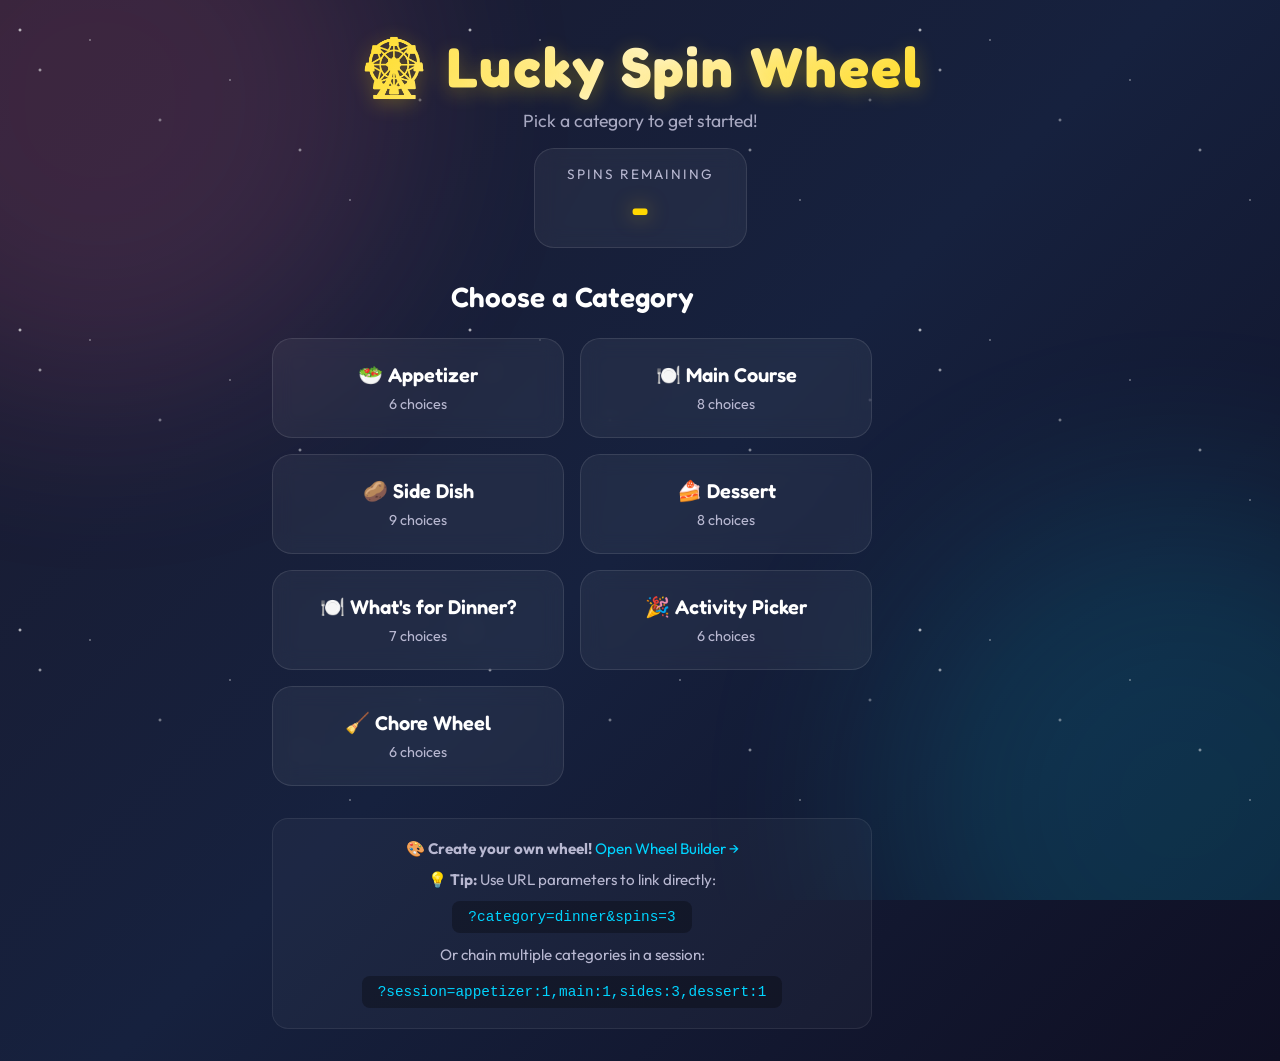
<file: index.html>
<!DOCTYPE html>
<html lang="en">
<head>
    <meta charset="UTF-8">
    <meta name="viewport" content="width=device-width, initial-scale=1.0">
    <title>🎡 Lucky Spin Wheel</title>
    <link rel="stylesheet" href="styles.css">
    <link href="https://fonts.googleapis.com/css2?family=Fredoka:wght@400;600;700&family=Outfit:wght@400;600&display=swap" rel="stylesheet">
</head>
<body>
    <div class="background-effects">
        <div class="spotlight spotlight-1"></div>
        <div class="spotlight spotlight-2"></div>
        <div class="stars"></div>
    </div>

    <div class="container">
        <header class="header">
            <h1 class="title" id="pageTitle">🎡 Lucky Spin Wheel</h1>
            <p class="subtitle" id="subtitle">Loading...</p>
            <div class="spin-counter">
                <span class="counter-label">Spins Remaining</span>
                <span class="counter-value" id="spinsRemaining">0</span>
            </div>
        </header>

        <!-- Category Selector (shown when no category specified) -->
        <div class="category-selector" id="categorySelector">
            <h2 class="selector-title">Choose a Category</h2>
            <div class="category-grid" id="categoryGrid"></div>
            <div class="url-hint">
                <p>🎨 <strong>Create your own wheel!</strong> <a href="wheel-builder.html" style="color: var(--accent-cyan); text-decoration: none;">Open Wheel Builder →</a></p>
                <p>💡 <strong>Tip:</strong> Use URL parameters to link directly:</p>
                <code>?category=dinner&spins=3</code>
                <p style="margin-top: 0.75rem;">Or chain multiple categories in a session:</p>
                <code>?session=appetizer:1,main:1,sides:3,dessert:1</code>
            </div>
        </div>

        <main class="main-content">
            <div class="wheel-stage">
                <div class="wheel-pointer">▼</div>
                <div class="wheel-frame">
                    <div class="wheel-glow"></div>
                    <canvas id="wheelCanvas" width="400" height="400"></canvas>
                    <div class="wheel-center">
                        <span class="center-text">SPIN!</span>
                    </div>
                </div>
            </div>

            <div class="controls">
                <button class="spin-button" id="spinBtn" disabled>
                    <span class="btn-icon">🎰</span>
                    <span class="btn-text">SPIN THE WHEEL!</span>
                </button>
                <button class="reset-button" id="resetBtn">
                    <span>🔄 Reset Game</span>
                </button>
            </div>

            <div class="results-panel" id="resultsPanel">
                <h2 class="results-title">🏆 Your Choices</h2>
                <div class="results-list" id="resultsList"></div>
            </div>
        </main>

        <!-- Winner Celebration Overlay -->
        <div class="celebration-overlay" id="celebrationOverlay">
            <div class="celebration-content">
                <div class="confetti-container" id="confettiContainer"></div>
                <div class="winner-card" id="winnerCard">
                    <div class="winner-icon" id="winnerIcon">🎉</div>
                    <h2 class="winner-title" id="winnerTitle">WINNER!</h2>
                    <p class="winner-name" id="winnerName"></p>
                    <div class="winner-buttons">
                        <button class="spin-again-btn" id="spinAgainBtn">🔄 Spin Again</button>
                        <button class="continue-btn" id="continueBtn">Continue</button>
                    </div>
                </div>
            </div>
        </div>

        <!-- Final Results Overlay -->
        <div class="final-overlay" id="finalOverlay">
            <div class="final-content">
                <div class="trophy-animation">🏆</div>
                <h2 class="final-title">All Spins Complete!</h2>
                <div class="final-results" id="finalResults"></div>
                <button class="play-again-btn" id="playAgainBtn">🎡 Play Again</button>
            </div>
        </div>
    </div>

    <script src="wheel.js"></script>
</body>
</html>
</file>
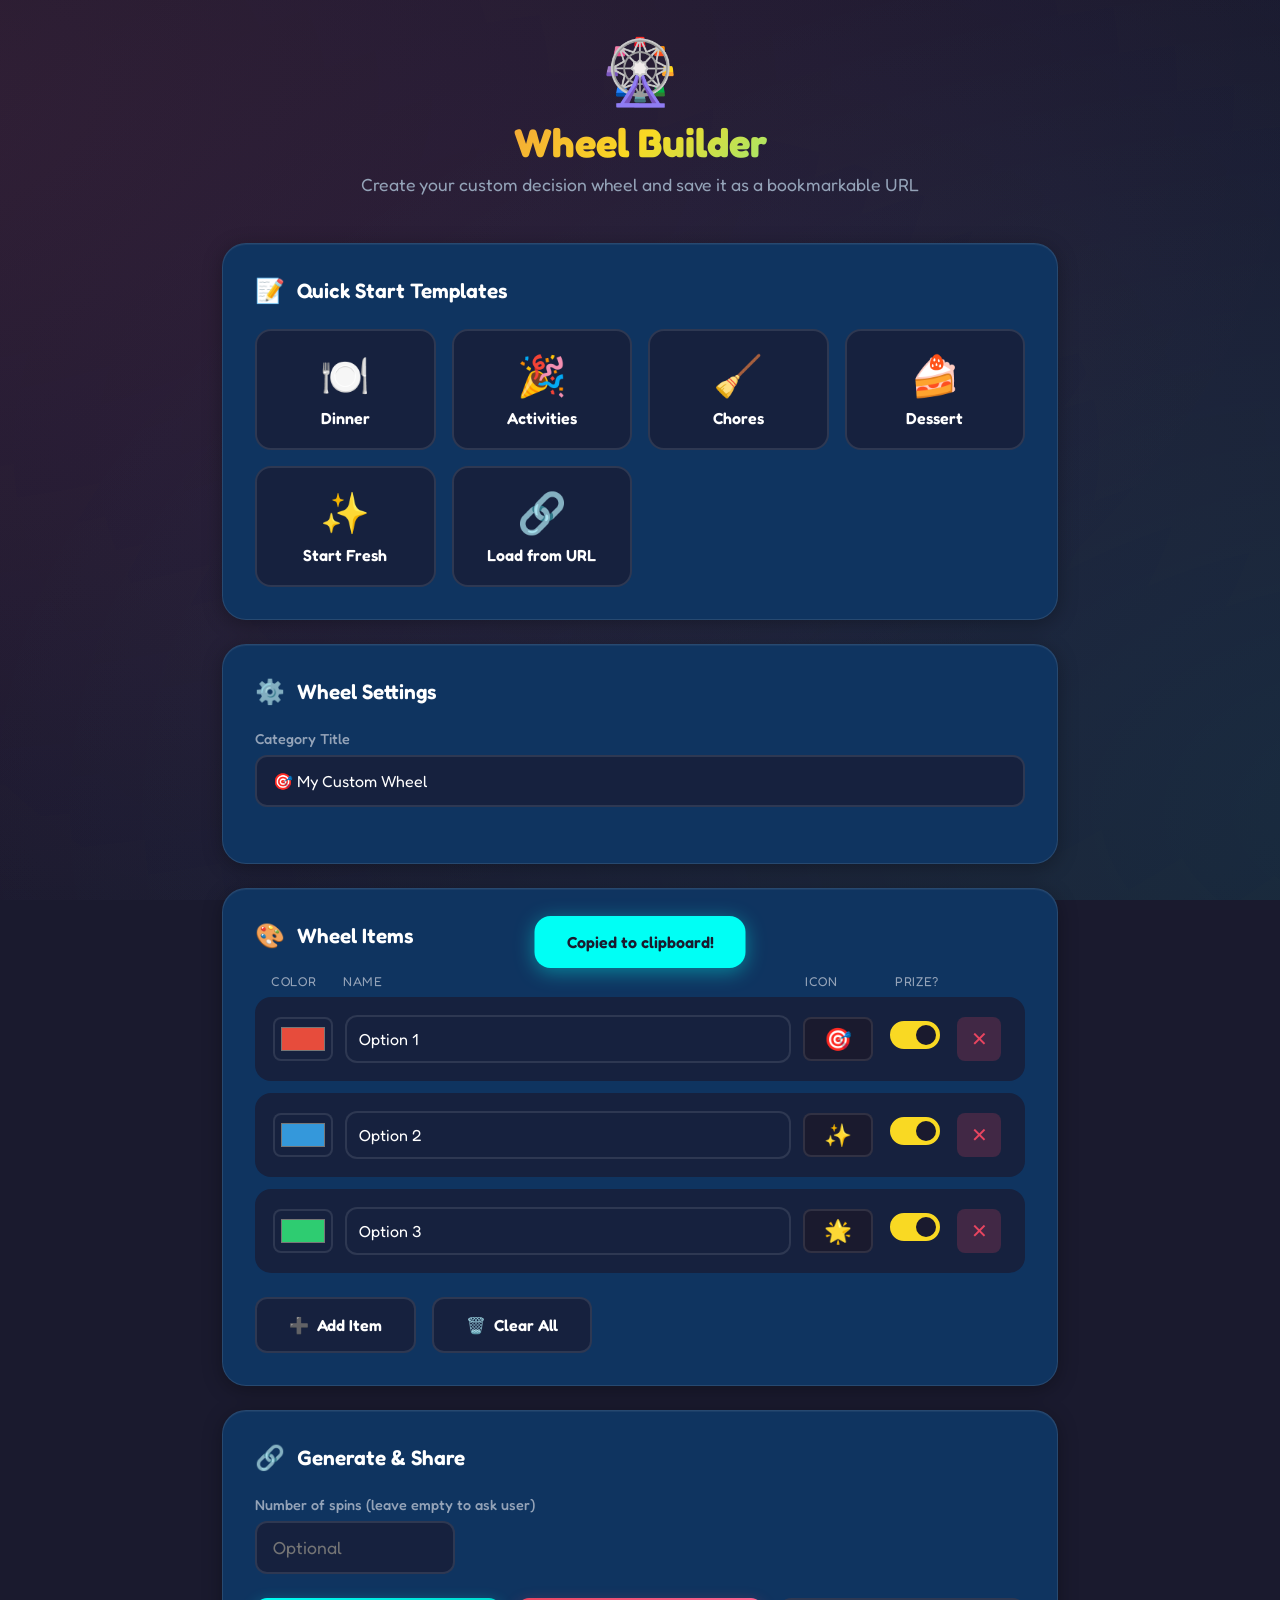
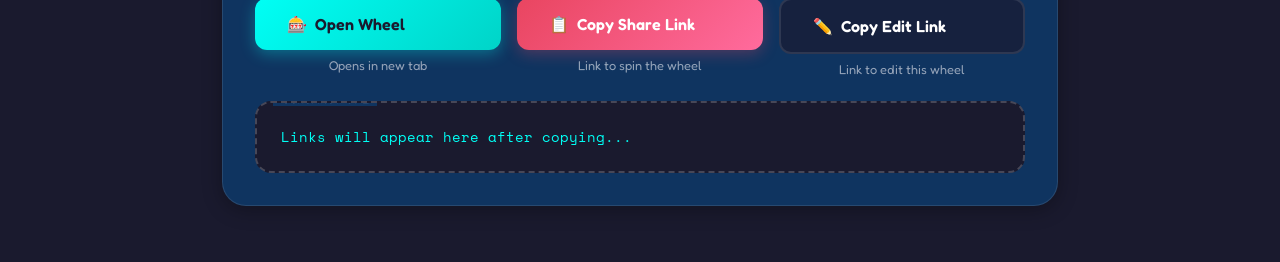
<file: wheel-builder.html>
<!DOCTYPE html>
<html lang="en">
<head>
    <meta charset="UTF-8">
    <meta name="viewport" content="width=device-width, initial-scale=1.0">
    <title>🎡 Wheel Builder</title>
    <link href="https://fonts.googleapis.com/css2?family=Fredoka:wght@400;500;600;700&family=Space+Mono:wght@400;700&display=swap" rel="stylesheet">
    <style>
        :root {
            --bg-primary: #1a1a2e;
            --bg-secondary: #16213e;
            --bg-card: #0f3460;
            --accent-pink: #e94560;
            --accent-yellow: #f9d923;
            --accent-cyan: #00fff5;
            --accent-purple: #a855f7;
            --text-primary: #ffffff;
            --text-secondary: #94a3b8;
            --border-glow: rgba(233, 69, 96, 0.3);
        }

        * {
            margin: 0;
            padding: 0;
            box-sizing: border-box;
        }

        body {
            font-family: 'Fredoka', sans-serif;
            background: var(--bg-primary);
            min-height: 100vh;
            color: var(--text-primary);
            overflow-x: hidden;
        }

        /* Animated background */
        .bg-decoration {
            position: fixed;
            top: 0;
            left: 0;
            width: 100%;
            height: 100%;
            pointer-events: none;
            z-index: 0;
            overflow: hidden;
        }

        .bg-decoration::before {
            content: '';
            position: absolute;
            top: -50%;
            left: -50%;
            width: 200%;
            height: 200%;
            background: 
                radial-gradient(ellipse at 20% 30%, rgba(233, 69, 96, 0.1) 0%, transparent 50%),
                radial-gradient(ellipse at 80% 70%, rgba(0, 255, 245, 0.08) 0%, transparent 50%),
                radial-gradient(ellipse at 50% 50%, rgba(168, 85, 247, 0.05) 0%, transparent 60%);
            animation: bgFloat 20s ease-in-out infinite;
        }

        @keyframes bgFloat {
            0%, 100% { transform: translate(0, 0) rotate(0deg); }
            33% { transform: translate(2%, -2%) rotate(1deg); }
            66% { transform: translate(-1%, 1%) rotate(-1deg); }
        }

        .container {
            position: relative;
            z-index: 1;
            max-width: 900px;
            margin: 0 auto;
            padding: 2rem;
        }

        /* Header */
        .header {
            text-align: center;
            margin-bottom: 3rem;
            animation: fadeInDown 0.6s ease-out;
        }

        @keyframes fadeInDown {
            from {
                opacity: 0;
                transform: translateY(-30px);
            }
            to {
                opacity: 1;
                transform: translateY(0);
            }
        }

        .logo {
            font-size: 4rem;
            margin-bottom: 0.5rem;
            animation: spin 10s linear infinite;
            display: inline-block;
        }

        @keyframes spin {
            from { transform: rotate(0deg); }
            to { transform: rotate(360deg); }
        }

        h1 {
            font-size: 2.5rem;
            font-weight: 700;
            background: linear-gradient(135deg, var(--accent-pink), var(--accent-yellow), var(--accent-cyan));
            -webkit-background-clip: text;
            -webkit-text-fill-color: transparent;
            background-clip: text;
            margin-bottom: 0.5rem;
        }

        .subtitle {
            color: var(--text-secondary);
            font-size: 1.1rem;
        }

        /* Cards */
        .card {
            background: var(--bg-card);
            border-radius: 1.5rem;
            padding: 2rem;
            margin-bottom: 1.5rem;
            border: 1px solid rgba(255, 255, 255, 0.1);
            box-shadow: 
                0 4px 20px rgba(0, 0, 0, 0.3),
                inset 0 1px 0 rgba(255, 255, 255, 0.05);
            animation: fadeInUp 0.6s ease-out backwards;
        }

        .card:nth-child(1) { animation-delay: 0.1s; }
        .card:nth-child(2) { animation-delay: 0.2s; }
        .card:nth-child(3) { animation-delay: 0.3s; }

        @keyframes fadeInUp {
            from {
                opacity: 0;
                transform: translateY(30px);
            }
            to {
                opacity: 1;
                transform: translateY(0);
            }
        }

        .card-title {
            font-size: 1.3rem;
            font-weight: 600;
            margin-bottom: 1.5rem;
            display: flex;
            align-items: center;
            gap: 0.75rem;
        }

        .card-title span {
            font-size: 1.5rem;
        }

        /* Form Elements */
        .form-group {
            margin-bottom: 1.5rem;
        }

        label {
            display: block;
            font-size: 0.9rem;
            color: var(--text-secondary);
            margin-bottom: 0.5rem;
            font-weight: 500;
        }

        input[type="text"],
        input[type="color"] {
            width: 100%;
            padding: 0.875rem 1rem;
            border: 2px solid rgba(255, 255, 255, 0.1);
            border-radius: 0.75rem;
            background: var(--bg-secondary);
            color: var(--text-primary);
            font-family: 'Fredoka', sans-serif;
            font-size: 1rem;
            transition: all 0.3s ease;
        }

        input[type="text"]:focus {
            outline: none;
            border-color: var(--accent-pink);
            box-shadow: 0 0 0 3px var(--border-glow);
        }

        input[type="color"] {
            height: 50px;
            padding: 0.25rem;
            cursor: pointer;
        }

        /* Column Headers */
        .column-headers {
            display: grid;
            grid-template-columns: 60px 1fr 70px 60px 50px;
            gap: 0.75rem;
            padding: 0 1rem 0.5rem 1rem;
            font-size: 0.8rem;
            color: var(--text-secondary);
            text-transform: uppercase;
            letter-spacing: 0.05em;
        }

        .column-headers span:nth-child(4) {
            text-align: center;
        }

        /* Item List */
        .item-list {
            display: flex;
            flex-direction: column;
            gap: 0.75rem;
        }

        .item-row {
            display: grid;
            grid-template-columns: 60px 1fr 70px 60px 50px;
            gap: 0.75rem;
            align-items: center;
            background: var(--bg-secondary);
            padding: 1rem;
            border-radius: 1rem;
            border: 2px solid transparent;
            transition: all 0.3s ease;
            animation: itemSlideIn 0.3s ease-out backwards;
        }

        @keyframes itemSlideIn {
            from {
                opacity: 0;
                transform: translateX(-20px);
            }
            to {
                opacity: 1;
                transform: translateX(0);
            }
        }

        .item-row:hover {
            border-color: rgba(255, 255, 255, 0.1);
            transform: translateX(4px);
        }

        .item-row input[type="color"] {
            height: 44px;
            border-radius: 0.5rem;
        }

        .item-row input[type="text"] {
            padding: 0.75rem;
        }

        /* Icon Picker Button */
        .icon-picker-btn {
            width: 100%;
            height: 44px;
            border: 2px solid rgba(255, 255, 255, 0.1);
            border-radius: 0.5rem;
            background: var(--bg-primary);
            font-size: 1.4rem;
            cursor: pointer;
            transition: all 0.2s ease;
            display: flex;
            align-items: center;
            justify-content: center;
        }

        .icon-picker-btn:hover {
            border-color: var(--accent-purple);
            transform: scale(1.05);
        }

        /* Emoji Help Modal */
        .modal-overlay {
            position: fixed;
            top: 0;
            left: 0;
            width: 100%;
            height: 100%;
            background: rgba(0, 0, 0, 0.8);
            display: flex;
            align-items: center;
            justify-content: center;
            z-index: 1000;
            opacity: 0;
            visibility: hidden;
            pointer-events: none;
            transition: all 0.3s ease;
        }

        .modal-overlay.active {
            opacity: 1;
            visibility: visible;
            pointer-events: auto;
        }

        .modal {
            background: var(--bg-card);
            border-radius: 1.5rem;
            padding: 2rem;
            max-width: 400px;
            width: 90%;
            transform: scale(0.9);
            transition: all 0.3s ease;
            border: 1px solid rgba(255, 255, 255, 0.1);
        }

        .modal-overlay.active .modal {
            transform: scale(1);
        }

        .modal-title {
            font-size: 1.25rem;
            font-weight: 600;
            margin-bottom: 1.5rem;
            text-align: center;
            display: flex;
            align-items: center;
            justify-content: center;
            gap: 0.5rem;
        }

        .emoji-help-content {
            display: flex;
            flex-direction: column;
            gap: 1rem;
        }

        .emoji-help-item {
            display: flex;
            align-items: center;
            gap: 0.75rem;
            background: var(--bg-secondary);
            padding: 1rem;
            border-radius: 0.75rem;
        }

        .emoji-help-item kbd {
            background: var(--bg-primary);
            border: 1px solid rgba(255, 255, 255, 0.2);
            border-radius: 0.5rem;
            padding: 0.4rem 0.75rem;
            font-family: 'Space Mono', monospace;
            font-size: 0.85rem;
            color: var(--accent-cyan);
            white-space: nowrap;
            box-shadow: 0 2px 0 rgba(0, 0, 0, 0.3);
        }

        .emoji-help-item span {
            color: var(--text-secondary);
            font-size: 0.9rem;
        }

        .modal-close {
            margin-top: 1.5rem;
            width: 100%;
        }

        .emoji-help-note {
            margin-top: 1.25rem;
            padding-top: 1.25rem;
            border-top: 1px solid rgba(255, 255, 255, 0.1);
            text-align: center;
            color: var(--text-secondary);
            font-size: 0.9rem;
        }

        .emoji-help-note kbd {
            background: var(--bg-primary);
            border: 1px solid rgba(255, 255, 255, 0.2);
            border-radius: 0.35rem;
            padding: 0.2rem 0.5rem;
            font-family: 'Space Mono', monospace;
            font-size: 0.8rem;
            color: var(--accent-cyan);
            box-shadow: 0 2px 0 rgba(0, 0, 0, 0.3);
        }

        .emoji-input-container {
            margin-bottom: 1.5rem;
            text-align: center;
        }

        .emoji-input-large {
            width: 100px;
            height: 80px;
            text-align: center;
            font-size: 3rem;
            padding: 0.5rem;
            border: 3px solid var(--accent-purple);
            border-radius: 1rem;
            background: var(--bg-secondary);
            color: var(--text-primary);
            cursor: text;
            transition: all 0.3s ease;
        }

        .emoji-input-large:focus {
            outline: none;
            border-color: var(--accent-cyan);
            box-shadow: 0 0 0 4px rgba(0, 255, 245, 0.3);
        }

        .emoji-input-label {
            display: block;
            margin-bottom: 0.75rem;
            color: var(--text-secondary);
            font-size: 0.9rem;
        }

        .url-input-container {
            margin-bottom: 1rem;
        }

        .url-input-label {
            display: block;
            margin-bottom: 0.75rem;
            color: var(--text-secondary);
            font-size: 0.9rem;
        }

        .url-input-large {
            width: 100%;
            height: 100px;
            padding: 0.75rem;
            border: 2px solid rgba(255, 255, 255, 0.1);
            border-radius: 0.75rem;
            background: var(--bg-secondary);
            color: var(--accent-cyan);
            font-family: 'Space Mono', monospace;
            font-size: 0.85rem;
            resize: none;
            transition: all 0.3s ease;
        }

        .url-input-large:focus {
            outline: none;
            border-color: var(--accent-cyan);
            box-shadow: 0 0 0 3px rgba(0, 255, 245, 0.3);
        }

        .url-help-note {
            text-align: center;
            color: var(--text-secondary);
            font-size: 0.85rem;
            margin-bottom: 1.5rem;
        }

        .modal-btn-row {
            display: flex;
            gap: 1rem;
        }

        .modal-btn-row .btn {
            flex: 1;
        }

        /* Prize Toggle */
        .prize-toggle {
            display: flex;
            align-items: center;
            justify-content: center;
        }

        .toggle-switch {
            position: relative;
            width: 50px;
            height: 28px;
            cursor: pointer;
        }

        .toggle-switch input {
            opacity: 0;
            width: 0;
            height: 0;
        }

        .toggle-slider {
            position: absolute;
            top: 0;
            left: 0;
            right: 0;
            bottom: 0;
            background: var(--bg-primary);
            border-radius: 28px;
            border: 2px solid rgba(255, 255, 255, 0.1);
            transition: all 0.3s ease;
        }

        .toggle-slider::before {
            content: '';
            position: absolute;
            height: 20px;
            width: 20px;
            left: 2px;
            bottom: 2px;
            background: var(--text-secondary);
            border-radius: 50%;
            transition: all 0.3s ease;
        }

        .toggle-switch input:checked + .toggle-slider {
            background: var(--accent-yellow);
            border-color: var(--accent-yellow);
        }

        .toggle-switch input:checked + .toggle-slider::before {
            transform: translateX(22px);
            background: var(--bg-primary);
        }

        /* Delete Button */
        .delete-btn {
            width: 44px;
            height: 44px;
            border: none;
            border-radius: 0.5rem;
            background: rgba(233, 69, 96, 0.2);
            color: var(--accent-pink);
            font-size: 1.25rem;
            cursor: pointer;
            transition: all 0.3s ease;
            display: flex;
            align-items: center;
            justify-content: center;
        }

        .delete-btn:hover {
            background: var(--accent-pink);
            color: white;
            transform: scale(1.1);
        }

        /* Buttons */
        .btn {
            padding: 1rem 2rem;
            border: none;
            border-radius: 0.75rem;
            font-family: 'Fredoka', sans-serif;
            font-size: 1rem;
            font-weight: 600;
            cursor: pointer;
            transition: all 0.3s ease;
            display: inline-flex;
            align-items: center;
            gap: 0.5rem;
        }

        .btn-primary {
            background: linear-gradient(135deg, var(--accent-pink), #ff6b9d);
            color: white;
            box-shadow: 0 4px 15px rgba(233, 69, 96, 0.3);
        }

        .btn-primary:hover {
            transform: translateY(-2px);
            box-shadow: 0 6px 20px rgba(233, 69, 96, 0.4);
        }

        .btn-secondary {
            background: var(--bg-secondary);
            color: var(--text-primary);
            border: 2px solid rgba(255, 255, 255, 0.1);
        }

        .btn-secondary:hover {
            border-color: var(--accent-cyan);
            color: var(--accent-cyan);
        }

        .btn-accent {
            background: linear-gradient(135deg, var(--accent-cyan), #00d4c8);
            color: var(--bg-primary);
            box-shadow: 0 4px 15px rgba(0, 255, 245, 0.3);
        }

        .btn-accent:hover {
            transform: translateY(-2px);
            box-shadow: 0 6px 20px rgba(0, 255, 245, 0.4);
        }

        .btn-row {
            display: flex;
            gap: 1rem;
            flex-wrap: wrap;
        }

        /* URL Output */
        .url-output {
            background: var(--bg-primary);
            border: 2px dashed rgba(255, 255, 255, 0.2);
            border-radius: 1rem;
            padding: 1.5rem;
            margin-top: 1.5rem;
            word-break: break-all;
            font-family: 'Space Mono', monospace;
            font-size: 0.85rem;
            color: var(--accent-cyan);
            position: relative;
            overflow: hidden;
        }

        .url-output::before {
            content: 'Generated URL';
            position: absolute;
            top: -0.75rem;
            left: 1rem;
            background: var(--bg-card);
            padding: 0 0.5rem;
            font-family: 'Fredoka', sans-serif;
            font-size: 0.8rem;
            color: var(--text-secondary);
        }

        .url-output.has-url {
            border-color: var(--accent-cyan);
            animation: glow 2s ease-in-out infinite alternate;
        }

        @keyframes glow {
            from { box-shadow: 0 0 10px rgba(0, 255, 245, 0.2); }
            to { box-shadow: 0 0 20px rgba(0, 255, 245, 0.4); }
        }

        /* Template Cards */
        .template-grid {
            display: grid;
            grid-template-columns: repeat(auto-fill, minmax(150px, 1fr));
            gap: 1rem;
            margin-top: 1rem;
        }

        .template-card {
            background: var(--bg-secondary);
            border: 2px solid rgba(255, 255, 255, 0.1);
            border-radius: 1rem;
            padding: 1.25rem;
            text-align: center;
            cursor: pointer;
            transition: all 0.3s ease;
        }

        .template-card:hover {
            border-color: var(--accent-yellow);
            transform: translateY(-4px);
            box-shadow: 0 8px 25px rgba(0, 0, 0, 0.3);
        }

        .template-card .icon {
            font-size: 2.5rem;
            margin-bottom: 0.5rem;
        }

        .template-card .name {
            font-weight: 600;
        }

        /* Toast notification */
        .toast {
            position: fixed;
            bottom: 2rem;
            left: 50%;
            transform: translateX(-50%) translateY(100px);
            background: var(--accent-cyan);
            color: var(--bg-primary);
            padding: 1rem 2rem;
            border-radius: 1rem;
            font-weight: 600;
            box-shadow: 0 4px 20px rgba(0, 255, 245, 0.4);
            transition: all 0.3s ease;
            z-index: 1001;
        }

        .toast.show {
            transform: translateX(-50%) translateY(0);
        }

        /* Responsive */
        @media (max-width: 768px) {
            .container {
                padding: 1rem;
            }

            h1 {
                font-size: 1.75rem;
            }

            .column-headers {
                display: none;
            }

            .item-row {
                grid-template-columns: 50px 1fr 50px;
                gap: 0.5rem;
            }

            .item-row input[type="text"]:not(.icon-input) {
                grid-column: 1 / -1;
                order: 1;
            }

            .icon-picker-btn {
                order: 2;
            }

            .prize-toggle {
                order: 3;
            }

            .delete-btn {
                order: 4;
            }

            .item-row input[type="color"] {
                order: 0;
            }

            .emoji-help-content {
                grid-template-columns: 1fr;
            }
        }
    </style>
</head>
<body>
    <div class="bg-decoration"></div>
    
    <div class="container">
        <header class="header">
            <div class="logo">🎡</div>
            <h1>Wheel Builder</h1>
            <p class="subtitle">Create your custom decision wheel and save it as a bookmarkable URL</p>
        </header>

        <div class="card">
            <div class="card-title">
                <span>📝</span> Quick Start Templates
            </div>
            <div class="template-grid" id="templateGrid"></div>
        </div>

        <div class="card">
            <div class="card-title">
                <span>⚙️</span> Wheel Settings
            </div>
            <div class="form-group">
                <label for="categoryTitle">Category Title</label>
                <input type="text" id="categoryTitle" placeholder="🎯 My Custom Wheel" value="🎯 My Custom Wheel">
            </div>
        </div>

        <div class="card">
            <div class="card-title">
                <span>🎨</span> Wheel Items
            </div>
            
            <div class="column-headers">
                <span>Color</span>
                <span>Name</span>
                <span>Icon</span>
                <span>Prize?</span>
                <span></span>
            </div>
            
            <div class="item-list" id="itemList"></div>
            <div class="btn-row" style="margin-top: 1.5rem;">
                <button class="btn btn-secondary" onclick="addItem()">
                    <span>➕</span> Add Item
                </button>
                <button class="btn btn-secondary" onclick="clearAll()">
                    <span>🗑️</span> Clear All
                </button>
            </div>
        </div>

        <div class="card">
            <div class="card-title">
                <span>🔗</span> Generate & Share
            </div>
            <div class="form-group" style="margin-bottom: 1.5rem;">
                <label for="urlSpins">Number of spins (leave empty to ask user)</label>
                <input type="number" id="urlSpins" min="1" max="20" placeholder="Optional" style="width: 100%; max-width: 200px; padding: 0.875rem 1rem; font-size: 1.1rem; border: 2px solid rgba(255, 255, 255, 0.1); border-radius: 0.75rem; background: var(--bg-secondary); color: var(--text-primary); font-family: 'Fredoka', sans-serif;">
            </div>
            <div class="btn-row" style="gap: 1rem; flex-wrap: wrap;">
                <div style="flex: 1; min-width: 140px; text-align: center;">
                    <button class="btn btn-accent" onclick="openWheel()" style="width: 100%; margin-bottom: 0.5rem;">
                        <span>🎰</span> Open Wheel
                    </button>
                    <div style="font-size: 0.8rem; color: var(--text-secondary);">Opens in new tab</div>
                </div>
                <div style="flex: 1; min-width: 140px; text-align: center;">
                    <button class="btn btn-primary" onclick="shareLink()" style="width: 100%; margin-bottom: 0.5rem;">
                        <span>📋</span> Copy Share Link
                    </button>
                    <div style="font-size: 0.8rem; color: var(--text-secondary);">Link to spin the wheel</div>
                </div>
                <div style="flex: 1; min-width: 140px; text-align: center;">
                    <button class="btn btn-secondary" onclick="editLink()" style="width: 100%; margin-bottom: 0.5rem;">
                        <span>✏️</span> Copy Edit Link
                    </button>
                    <div style="font-size: 0.8rem; color: var(--text-secondary);">Link to edit this wheel</div>
                </div>
            </div>
            <div class="url-output" id="urlOutput" onclick="copyOutputUrl()" style="cursor: pointer;" title="Click to copy">
                Links will appear here after copying...
            </div>
        </div>
    </div>

    <!-- Toast -->
    <div class="toast" id="toast">Copied to clipboard!</div>

    <!-- Emoji Help Modal -->
    <div class="modal-overlay" id="emojiHelpModal" onclick="closeEmojiModal(event)">
        <div class="modal">
            <div class="modal-title">
                <span>💡</span> Choose an Emoji Icon
            </div>
            
            <div class="emoji-input-container">
                <label class="emoji-input-label">Click below, then open your emoji picker:</label>
                <input type="text" class="emoji-input-large" id="modalEmojiInput" placeholder="🎯">
            </div>
            
            <div class="emoji-help-content">
                <div class="emoji-help-item">
                    <kbd>Win + .</kbd>
                    <span>Windows emoji picker</span>
                </div>
                <div class="emoji-help-item">
                    <kbd>Cmd + Ctrl + Space</kbd>
                    <span>Mac emoji picker</span>
                </div>
                <div class="emoji-help-item">
                    <kbd>Ctrl + .</kbd>
                    <span>Chromebook emoji</span>
                </div>
            </div>
            <p class="emoji-help-note">Press <kbd>Esc</kbd> to close when done</p>
            <button class="btn btn-accent modal-close" onclick="saveAndCloseEmojiModal()">Done</button>
        </div>
    </div>

    <!-- Load URL Modal -->
    <div class="modal-overlay" id="loadUrlModal" onclick="closeLoadUrlModal(event)">
        <div class="modal">
            <div class="modal-title">
                <span>🔗</span> Load from Saved URL
            </div>
            
            <div class="url-input-container">
                <label class="url-input-label">Paste your saved wheel URL:</label>
                <textarea class="url-input-large" id="loadUrlInput" placeholder="https://...#config=..."></textarea>
            </div>
            
            <p class="url-help-note">Paste the full URL you bookmarked earlier</p>
            <div class="modal-btn-row">
                <button class="btn btn-secondary" onclick="closeLoadUrlModal()">Cancel</button>
                <button class="btn btn-accent" onclick="loadFromUrl()">Load</button>
            </div>
        </div>
    </div>

    <script>
        // Template configurations
        const templates = {
            dinner: {
                title: "🍽️ What's for Dinner?",
                items: [
                    { name: "Pizza", color: "#FF6B6B", icon: "🍕", isPrize: true },
                    { name: "Tacos", color: "#FFE66D", icon: "🌮", isPrize: true },
                    { name: "Sushi", color: "#4ECDC4", icon: "🍣", isPrize: true },
                    { name: "Burgers", color: "#F4A460", icon: "🍔", isPrize: true },
                    { name: "Pasta", color: "#DDA0DD", icon: "🍝", isPrize: true },
                    { name: "Leftovers", color: "#A8A8A8", icon: "📦", isPrize: false }
                ]
            },
            activities: {
                title: "🎉 Activity Picker",
                items: [
                    { name: "Movie Night", color: "#9B59B6", icon: "🎬", isPrize: true },
                    { name: "Game Night", color: "#3498DB", icon: "🎮", isPrize: true },
                    { name: "Go for a Walk", color: "#2ECC71", icon: "🚶", isPrize: true },
                    { name: "Arts & Crafts", color: "#E74C3C", icon: "🎨", isPrize: true },
                    { name: "Read Books", color: "#F39C12", icon: "📚", isPrize: true },
                    { name: "Chores", color: "#7F8C8D", icon: "🧹", isPrize: false }
                ]
            },
            chores: {
                title: "🧹 Chore Wheel",
                items: [
                    { name: "Dishes", color: "#5DADE2", icon: "🍽️", isPrize: false },
                    { name: "Vacuum", color: "#AF7AC5", icon: "🧹", isPrize: false },
                    { name: "Laundry", color: "#58D68D", icon: "👕", isPrize: false },
                    { name: "Take Out Trash", color: "#85929E", icon: "🗑️", isPrize: false },
                    { name: "Free Pass!", color: "#F4D03F", icon: "⭐", isPrize: true }
                ]
            },
            dessert: {
                title: "🍰 Dessert Picker",
                items: [
                    { name: "Ice Cream", color: "#FFB6C1", icon: "🍦", isPrize: true },
                    { name: "Cake", color: "#FF69B4", icon: "🎂", isPrize: true },
                    { name: "Cookies", color: "#8B4513", icon: "🍪", isPrize: true },
                    { name: "Fruit", color: "#FF6347", icon: "🍓", isPrize: true },
                    { name: "No Dessert", color: "#95A5A6", icon: "😢", isPrize: false }
                ]
            },
            custom: {
                title: "🎯 My Custom Wheel",
                items: [
                    { name: "Option 1", color: "#E74C3C", icon: "🎯", isPrize: true },
                    { name: "Option 2", color: "#3498DB", icon: "✨", isPrize: true },
                    { name: "Option 3", color: "#2ECC71", icon: "🌟", isPrize: true }
                ]
            }
        };

        let items = [];

        // Initialize
        document.addEventListener('DOMContentLoaded', () => {
            renderTemplates();
            parseURLConfig() || loadTemplate('custom');
            
            // Handle input in the modal - keep only last emoji
            const modalInput = document.getElementById('modalEmojiInput');
            modalInput.addEventListener('input', function() {
                const emoji = extractLastEmoji(this.value);
                if (emoji) {
                    this.value = emoji;
                }
            });
        });

        function renderTemplates() {
            const grid = document.getElementById('templateGrid');
            const templateData = [
                { key: 'dinner', icon: '🍽️', name: 'Dinner' },
                { key: 'activities', icon: '🎉', name: 'Activities' },
                { key: 'chores', icon: '🧹', name: 'Chores' },
                { key: 'dessert', icon: '🍰', name: 'Dessert' },
                { key: 'custom', icon: '✨', name: 'Start Fresh' },
                { key: 'loadurl', icon: '🔗', name: 'Load from URL' }
            ];

            grid.innerHTML = templateData.map(t => `
                <div class="template-card" onclick="${t.key === 'loadurl' ? 'openLoadUrlModal()' : `loadTemplate('${t.key}')`}">
                    <div class="icon">${t.icon}</div>
                    <div class="name">${t.name}</div>
                </div>
            `).join('');
        }

        function loadTemplate(key) {
            const template = templates[key];
            document.getElementById('categoryTitle').value = template.title;
            items = JSON.parse(JSON.stringify(template.items));
            renderItems();
        }

        function renderItems() {
            const list = document.getElementById('itemList');
            list.innerHTML = items.map((item, index) => `
                <div class="item-row" style="animation-delay: ${index * 0.05}s">
                    <input type="color" value="${item.color}" onchange="updateItem(${index}, 'color', this.value)" title="Pick color">
                    <input type="text" value="${escapeHtml(item.name)}" onchange="updateItem(${index}, 'name', this.value)" placeholder="Item name">
                    <button type="button" class="icon-picker-btn" onclick="openEmojiModal(${index})">${item.icon || '➕'}</button>
                    <div class="prize-toggle" title="${item.isPrize ? 'Prize item' : 'Not a prize'}">
                        <label class="toggle-switch">
                            <input type="checkbox" ${item.isPrize ? 'checked' : ''} onchange="updateItem(${index}, 'isPrize', this.checked)">
                            <span class="toggle-slider"></span>
                        </label>
                    </div>
                    <button class="delete-btn" onclick="deleteItem(${index})" title="Delete item">✕</button>
                </div>
            `).join('');
        }

        function escapeHtml(text) {
            const div = document.createElement('div');
            div.textContent = text;
            return div.innerHTML;
        }

        function addItem() {
            const colors = ['#E74C3C', '#3498DB', '#2ECC71', '#F39C12', '#9B59B6', '#1ABC9C', '#E91E63', '#FF5722'];
            items.push({
                name: `Item ${items.length + 1}`,
                color: colors[items.length % colors.length],
                icon: '⭐',
                isPrize: true
            });
            renderItems();
            
            // Focus the new item's name input
            setTimeout(() => {
                const inputs = document.querySelectorAll('.item-row input[type="text"]:not(.icon-input)');
                if (inputs.length > 0) {
                    inputs[inputs.length - 1].focus();
                    inputs[inputs.length - 1].select();
                }
            }, 100);
        }

        function updateItem(index, field, value) {
            items[index][field] = value;
        }

        function deleteItem(index) {
            items.splice(index, 1);
            renderItems();
        }

        function clearAll() {
            if (items.length === 0 || confirm('Clear all items?')) {
                items = [];
                renderItems();
            }
        }

        function shareLink() {
            const url = generateWheelURL();
            const output = document.getElementById('urlOutput');
            output.textContent = url;
            output.classList.add('has-url');
            copyToClipboard(url, 'Share link copied!');
        }

        function editLink() {
            const url = generateEditURL();
            const output = document.getElementById('urlOutput');
            output.textContent = url;
            output.classList.add('has-url');
            copyToClipboard(url, 'Edit link copied!');
        }

        function openWheel() {
            const url = generateWheelURL();
            const output = document.getElementById('urlOutput');
            output.textContent = url;
            output.classList.add('has-url');
            window.open(url, '_blank');
        }

        function generateWheelURL() {
            const title = document.getElementById('categoryTitle').value;
            const spinsInput = document.getElementById('urlSpins');
            const spins = spinsInput ? parseInt(spinsInput.value) : null;
            
            const config = {
                t: title,
                i: items.map(item => ({
                    n: item.name,
                    c: item.color,
                    e: item.icon,
                    p: item.isPrize ? 1 : 0
                }))
            };

            const jsonStr = JSON.stringify(config);
            const base64 = btoa(unescape(encodeURIComponent(jsonStr)));
            
            const basePath = window.location.pathname.replace(/wheel-builder\.html$/, '');
            let fullURL = `${window.location.origin}${basePath}index.html#config=${base64}`;
            
            if (spins && spins > 0) {
                fullURL += `&spins=${spins}`;
            }
            
            return fullURL;
        }

        function generateEditURL() {
            const title = document.getElementById('categoryTitle').value;
            const spinsInput = document.getElementById('urlSpins');
            const spins = spinsInput ? parseInt(spinsInput.value) : null;
            
            const config = {
                t: title,
                i: items.map(item => ({
                    n: item.name,
                    c: item.color,
                    e: item.icon,
                    p: item.isPrize ? 1 : 0
                }))
            };

            const jsonStr = JSON.stringify(config);
            const base64 = btoa(unescape(encodeURIComponent(jsonStr)));
            
            let fullURL = `${window.location.origin}${window.location.pathname}#config=${base64}`;
            
            if (spins && spins > 0) {
                fullURL += `&spins=${spins}`;
            }
            
            return fullURL;
        }

        function copyToClipboard(text, message) {
            navigator.clipboard.writeText(text).then(() => {
                showToast(message);
            }).catch(() => {
                // Fallback
                const textarea = document.createElement('textarea');
                textarea.value = text;
                document.body.appendChild(textarea);
                textarea.select();
                document.execCommand('copy');
                document.body.removeChild(textarea);
                showToast(message);
            });
        }

        function copyOutputUrl() {
            const output = document.getElementById('urlOutput');
            const url = output.textContent;
            if (url && !url.includes('Links will appear')) {
                copyToClipboard(url, 'Copied to clipboard!');
            }
        }

        function showToast(message) {
            const toast = document.getElementById('toast');
            toast.textContent = message;
            toast.classList.add('show');
            setTimeout(() => toast.classList.remove('show'), 2000);
        }

        let currentEmojiIndex = null;

        function openEmojiModal(index) {
            currentEmojiIndex = index;
            const modal = document.getElementById('emojiHelpModal');
            const input = document.getElementById('modalEmojiInput');
            
            // Set current emoji value
            input.value = items[index].icon || '';
            
            modal.classList.add('active');
            
            // Focus the input after modal animation
            setTimeout(() => {
                input.focus();
            }, 100);
        }

        function closeEmojiModal(event) {
            // Close if clicking overlay background
            if (event && event.target !== document.getElementById('emojiHelpModal')) {
                return;
            }
            saveAndCloseEmojiModal();
        }

        function saveAndCloseEmojiModal() {
            const input = document.getElementById('modalEmojiInput');
            
            if (currentEmojiIndex !== null && input.value) {
                // Extract the last valid emoji
                const emoji = extractLastEmoji(input.value);
                if (emoji) {
                    items[currentEmojiIndex].icon = emoji;
                }
            }
            
            document.getElementById('emojiHelpModal').classList.remove('active');
            currentEmojiIndex = null;
            renderItems();
        }

        function extractLastEmoji(value) {
            // Comprehensive emoji regex that handles:
            // - Basic emojis
            // - Skin tone modifiers
            // - ZWJ sequences (family emojis, professions, etc.)
            // - Flag sequences
            const emojiRegex = /(?:\p{Emoji_Presentation}|\p{Emoji}\uFE0F)(?:\p{Emoji_Modifier})?(?:\u200D(?:\p{Emoji_Presentation}|\p{Emoji}\uFE0F)(?:\p{Emoji_Modifier})?)*|\p{Emoji_Modifier_Base}\p{Emoji_Modifier}?(?:\u200D(?:\p{Emoji_Presentation}|\p{Emoji}\uFE0F)(?:\p{Emoji_Modifier})?)*|\p{Regional_Indicator}{2}/gu;
            
            const emojis = value.match(emojiRegex) || [];
            return emojis.length > 0 ? emojis[emojis.length - 1] : null;
        }

        // Close modal with Escape key
        document.addEventListener('keydown', (e) => {
            if (e.key === 'Escape') {
                if (document.getElementById('emojiHelpModal').classList.contains('active')) {
                    saveAndCloseEmojiModal();
                }
                if (document.getElementById('loadUrlModal').classList.contains('active')) {
                    closeLoadUrlModal();
                }
            }
        });

        function openLoadUrlModal() {
            const modal = document.getElementById('loadUrlModal');
            const input = document.getElementById('loadUrlInput');
            input.value = '';
            modal.classList.add('active');
            setTimeout(() => input.focus(), 100);
        }

        function closeLoadUrlModal(event) {
            if (event && event.target !== document.getElementById('loadUrlModal')) {
                return;
            }
            document.getElementById('loadUrlModal').classList.remove('active');
        }

        function loadFromUrl() {
            const input = document.getElementById('loadUrlInput');
            const url = input.value.trim();
            
            if (!url) {
                showToast('Please paste a URL');
                return;
            }
            
            // Extract the config from the URL
            const configMatch = url.match(/#config=([A-Za-z0-9+/=]+)/);
            if (!configMatch) {
                showToast('Invalid URL - no config found');
                return;
            }
            
            // Extract spins if present
            const spinsMatch = url.match(/[&#]spins=(\d+)/);
            const spins = spinsMatch ? parseInt(spinsMatch[1]) : null;
            
            try {
                const base64 = configMatch[1];
                const jsonStr = decodeURIComponent(escape(atob(base64)));
                const config = JSON.parse(jsonStr);
                
                document.getElementById('categoryTitle').value = config.t || 'My Wheel';
                items = (config.i || []).map(item => ({
                    name: item.n,
                    color: item.c,
                    icon: item.e,
                    isPrize: item.p === 1
                }));
                renderItems();
                
                // Set spins if it was in the URL
                const spinsInput = document.getElementById('urlSpins');
                if (spinsInput) {
                    spinsInput.value = spins || '';
                }
                
                document.getElementById('loadUrlModal').classList.remove('active');
                showToast('Wheel loaded!');
            } catch (e) {
                console.error('Failed to parse URL config:', e);
                showToast('Failed to parse URL');
            }
        }

        // Parse URL on load (for editing existing configs)
        function parseURLConfig() {
            const hash = window.location.hash;
            if (hash.includes('config=')) {
                try {
                    // Parse hash parameters (format: #config=base64&spins=3)
                    const hashContent = hash.substring(1); // Remove #
                    const params = {};
                    hashContent.split('&').forEach(part => {
                        const [key, value] = part.split('=');
                        params[key] = value;
                    });
                    
                    const base64 = params.config;
                    const jsonStr = decodeURIComponent(escape(atob(base64)));
                    const config = JSON.parse(jsonStr);
                    
                    document.getElementById('categoryTitle').value = config.t || 'My Wheel';
                    items = (config.i || []).map(item => ({
                        name: item.n,
                        color: item.c,
                        icon: item.e,
                        isPrize: item.p === 1
                    }));
                    renderItems();
                    
                    // Set spins if it was in the URL
                    if (params.spins) {
                        const spinsInput = document.getElementById('urlSpins');
                        if (spinsInput) {
                            spinsInput.value = params.spins;
                        }
                    }
                    
                    return true;
                } catch (e) {
                    console.error('Failed to parse URL config:', e);
                    return false;
                }
            }
            return false;
        }
    </script>
</body>
</html>
</file>
<file: styles.css>
/* ===== CSS Variables ===== */
:root {
    --bg-primary: #1a1a2e;
    --bg-secondary: #16213e;
    --accent-gold: #ffd700;
    --accent-pink: #ff6b9d;
    --accent-cyan: #00d4ff;
    --text-primary: #ffffff;
    --text-secondary: #b8b8d1;
    --shadow-glow: 0 0 40px rgba(255, 215, 0, 0.4);
    --shadow-soft: 0 10px 40px rgba(0, 0, 0, 0.4);
}

/* ===== Reset & Base ===== */
*, *::before, *::after {
    margin: 0;
    padding: 0;
    box-sizing: border-box;
}

body {
    font-family: 'Outfit', sans-serif;
    background: linear-gradient(135deg, var(--bg-primary) 0%, var(--bg-secondary) 50%, #0f0f23 100%);
    min-height: 100vh;
    color: var(--text-primary);
    overflow-x: hidden;
}

/* ===== Background Effects ===== */
.background-effects {
    position: fixed;
    inset: 0;
    pointer-events: none;
    overflow: hidden;
    z-index: 0;
}

.spotlight {
    position: absolute;
    width: 600px;
    height: 600px;
    border-radius: 50%;
    filter: blur(100px);
    opacity: 0.15;
    animation: float 8s ease-in-out infinite;
}

.spotlight-1 {
    background: var(--accent-pink);
    top: -200px;
    left: -200px;
    animation-delay: 0s;
}

.spotlight-2 {
    background: var(--accent-cyan);
    bottom: -200px;
    right: -200px;
    animation-delay: -4s;
}

@keyframes float {
    0%, 100% { transform: translate(0, 0) scale(1); }
    50% { transform: translate(50px, 30px) scale(1.1); }
}

.stars {
    position: absolute;
    inset: 0;
    background-image: 
        radial-gradient(2px 2px at 20px 30px, white, transparent),
        radial-gradient(2px 2px at 40px 70px, rgba(255,255,255,0.8), transparent),
        radial-gradient(1px 1px at 90px 40px, white, transparent),
        radial-gradient(2px 2px at 160px 120px, rgba(255,255,255,0.6), transparent),
        radial-gradient(1px 1px at 230px 80px, white, transparent),
        radial-gradient(2px 2px at 300px 150px, rgba(255,255,255,0.7), transparent),
        radial-gradient(1px 1px at 350px 200px, white, transparent),
        radial-gradient(2px 2px at 420px 100px, rgba(255,255,255,0.5), transparent);
    background-size: 450px 300px;
    animation: twinkle 5s ease-in-out infinite alternate;
}

@keyframes twinkle {
    0% { opacity: 0.3; }
    100% { opacity: 0.7; }
}

/* ===== Container ===== */
.container {
    position: relative;
    z-index: 1;
    max-width: 800px;
    margin: 0 auto;
    padding: 2rem;
    min-height: 100vh;
    display: flex;
    flex-direction: column;
}

/* ===== Header ===== */
.header {
    text-align: center;
    margin-bottom: 2rem;
}

.title {
    font-family: 'Fredoka', sans-serif;
    font-size: clamp(2rem, 6vw, 3.5rem);
    font-weight: 700;
    background: linear-gradient(135deg, var(--accent-gold) 0%, #fff5cc 50%, var(--accent-gold) 100%);
    -webkit-background-clip: text;
    background-clip: text;
    color: transparent;
    text-shadow: 0 4px 20px rgba(255, 215, 0, 0.3);
    animation: shimmer 3s ease-in-out infinite;
    letter-spacing: 2px;
}

@keyframes shimmer {
    0%, 100% { filter: brightness(1); }
    50% { filter: brightness(1.2); }
}

.subtitle {
    font-size: 1.1rem;
    color: var(--text-secondary);
    margin-top: 0.5rem;
    opacity: 0.9;
}

.spin-counter {
    display: inline-flex;
    flex-direction: column;
    align-items: center;
    background: rgba(255, 255, 255, 0.05);
    backdrop-filter: blur(10px);
    border: 1px solid rgba(255, 255, 255, 0.1);
    border-radius: 20px;
    padding: 1rem 2rem;
    margin-top: 1rem;
}

.counter-label {
    font-size: 0.85rem;
    color: var(--text-secondary);
    text-transform: uppercase;
    letter-spacing: 2px;
}

.counter-value {
    font-family: 'Fredoka', sans-serif;
    font-size: 2.5rem;
    font-weight: 700;
    color: var(--accent-gold);
    text-shadow: 0 0 20px rgba(255, 215, 0, 0.5);
}

/* ===== Main Content ===== */
.main-content {
    flex: 1;
    display: flex;
    flex-direction: column;
    align-items: center;
    gap: 2rem;
}

/* ===== Wheel Stage ===== */
.wheel-stage {
    position: relative;
    display: flex;
    justify-content: center;
    align-items: center;
}

.wheel-pointer {
    position: absolute;
    top: -35px;
    left: 50%;
    transform: translateX(-50%);
    font-size: 3rem;
    color: var(--accent-gold);
    filter: drop-shadow(0 4px 8px rgba(0, 0, 0, 0.5));
    z-index: 10;
    animation: bounce 1s ease-in-out infinite;
    transform-origin: center bottom;
}

.wheel-pointer.flick {
    animation: flick 0.08s ease-out;
}

@keyframes flick {
    0% { transform: translateX(-50%) rotate(0deg); }
    50% { transform: translateX(-50%) rotate(15deg); }
    100% { transform: translateX(-50%) rotate(0deg); }
}

@keyframes bounce {
    0%, 100% { transform: translateX(-50%) translateY(0); }
    50% { transform: translateX(-50%) translateY(5px); }
}

.wheel-frame {
    position: relative;
    width: 400px;
    height: 400px;
    border-radius: 50%;
    background: linear-gradient(135deg, #3d3d5c 0%, #1a1a2e 100%);
    box-shadow: 
        var(--shadow-soft),
        inset 0 2px 10px rgba(255, 255, 255, 0.1),
        0 0 0 8px rgba(255, 215, 0, 0.3),
        0 0 60px rgba(255, 215, 0, 0.2);
    display: flex;
    align-items: center;
    justify-content: center;
}

.wheel-glow {
    position: absolute;
    inset: -20px;
    border-radius: 50%;
    background: radial-gradient(circle, rgba(255, 215, 0, 0.1) 0%, transparent 70%);
    pointer-events: none;
}

#wheelCanvas {
    border-radius: 50%;
    transition: transform 0.1s ease-out;
}

.wheel-center {
    position: absolute;
    top: 50%;
    left: 50%;
    transform: translate(-50%, -50%);
    width: 60px;
    height: 60px;
    border-radius: 50%;
    background: linear-gradient(135deg, var(--accent-gold) 0%, #ffed4a 50%, var(--accent-gold) 100%);
    display: flex;
    align-items: center;
    justify-content: center;
    box-shadow: 
        0 4px 20px rgba(0, 0, 0, 0.3),
        inset 0 2px 10px rgba(255, 255, 255, 0.5);
    z-index: 5;
    cursor: pointer;
    transition: transform 0.2s ease, box-shadow 0.2s ease;
}

.wheel-center:hover {
    transform: translate(-50%, -50%) scale(1.08);
    box-shadow: 
        0 6px 25px rgba(0, 0, 0, 0.4),
        inset 0 2px 10px rgba(255, 255, 255, 0.5),
        0 0 20px rgba(255, 215, 0, 0.4);
}

.wheel-center:active {
    transform: translate(-50%, -50%) scale(0.95);
}

.center-text {
    font-family: 'Fredoka', sans-serif;
    font-weight: 700;
    font-size: 0.75rem;
    color: var(--bg-primary);
    text-transform: uppercase;
    letter-spacing: 1px;
    user-select: none;
}

/* ===== Controls ===== */
.controls {
    display: flex;
    flex-direction: column;
    align-items: center;
    gap: 1rem;
}

.spin-button {
    display: flex;
    align-items: center;
    gap: 0.75rem;
    padding: 1.25rem 3rem;
    font-family: 'Fredoka', sans-serif;
    font-size: 1.5rem;
    font-weight: 700;
    color: var(--bg-primary);
    background: linear-gradient(135deg, var(--accent-gold) 0%, #ffed4a 50%, var(--accent-gold) 100%);
    border: none;
    border-radius: 60px;
    cursor: pointer;
    box-shadow: 
        0 8px 30px rgba(255, 215, 0, 0.4),
        inset 0 2px 10px rgba(255, 255, 255, 0.5);
    transition: all 0.3s ease;
    text-transform: uppercase;
    letter-spacing: 2px;
}

.spin-button:hover:not(:disabled) {
    transform: translateY(-3px) scale(1.02);
    box-shadow: 
        0 12px 40px rgba(255, 215, 0, 0.5),
        inset 0 2px 10px rgba(255, 255, 255, 0.5);
}

.spin-button:active:not(:disabled) {
    transform: translateY(0) scale(0.98);
}

.spin-button:disabled {
    opacity: 0.5;
    cursor: not-allowed;
    animation: none;
}

.spin-button:not(:disabled) {
    animation: pulse-glow 2s ease-in-out infinite;
}

@keyframes pulse-glow {
    0%, 100% { box-shadow: 0 8px 30px rgba(255, 215, 0, 0.4), inset 0 2px 10px rgba(255, 255, 255, 0.5); }
    50% { box-shadow: 0 8px 50px rgba(255, 215, 0, 0.6), inset 0 2px 10px rgba(255, 255, 255, 0.5); }
}

.btn-icon {
    font-size: 1.75rem;
}

.reset-button {
    padding: 0.75rem 1.5rem;
    font-family: 'Outfit', sans-serif;
    font-size: 1rem;
    font-weight: 600;
    color: var(--text-secondary);
    background: rgba(255, 255, 255, 0.05);
    border: 1px solid rgba(255, 255, 255, 0.1);
    border-radius: 30px;
    cursor: pointer;
    transition: all 0.3s ease;
}

.reset-button:hover {
    background: rgba(255, 255, 255, 0.1);
    color: var(--text-primary);
    border-color: rgba(255, 255, 255, 0.2);
}

/* ===== Results Panel ===== */
.results-panel {
    width: 100%;
    max-width: 500px;
    background: rgba(255, 255, 255, 0.03);
    backdrop-filter: blur(10px);
    border: 1px solid rgba(255, 255, 255, 0.08);
    border-radius: 24px;
    padding: 1.5rem;
    margin-top: 1rem;
}

.results-title {
    font-family: 'Fredoka', sans-serif;
    font-size: 1.5rem;
    font-weight: 600;
    color: var(--accent-gold);
    text-align: center;
    margin-bottom: 1rem;
}

.results-list {
    display: flex;
    flex-wrap: wrap;
    gap: 0.75rem;
    justify-content: center;
    min-height: 50px;
}

.result-item {
    display: flex;
    align-items: center;
    gap: 0.5rem;
    padding: 0.6rem 1rem;
    background: rgba(255, 255, 255, 0.08);
    border-radius: 30px;
    font-size: 0.95rem;
    animation: pop-in 0.4s cubic-bezier(0.68, -0.55, 0.265, 1.55);
    border: 1px solid rgba(255, 255, 255, 0.1);
}

.result-item.prize {
    background: linear-gradient(135deg, rgba(255, 215, 0, 0.15) 0%, rgba(255, 215, 0, 0.05) 100%);
    border-color: rgba(255, 215, 0, 0.3);
}

.result-item.non-prize {
    background: rgba(150, 150, 150, 0.1);
    border-color: rgba(150, 150, 150, 0.2);
}

.result-icon {
    font-size: 1.2rem;
}

@keyframes pop-in {
    0% { transform: scale(0); opacity: 0; }
    100% { transform: scale(1); opacity: 1; }
}

/* ===== Celebration Overlay ===== */
.celebration-overlay {
    position: fixed;
    inset: 0;
    background: rgba(0, 0, 0, 0.8);
    display: flex;
    align-items: center;
    justify-content: center;
    z-index: 100;
    opacity: 0;
    visibility: hidden;
    transition: all 0.3s ease;
}

.celebration-overlay.active {
    opacity: 1;
    visibility: visible;
}

.celebration-content {
    position: relative;
    width: 100%;
    height: 100%;
    display: flex;
    align-items: center;
    justify-content: center;
}

.confetti-container {
    position: absolute;
    inset: 0;
    pointer-events: none;
    overflow: hidden;
}

.confetti {
    position: absolute;
    width: 10px;
    height: 10px;
    top: -20px;
    animation: confetti-fall 3s linear forwards;
}

@keyframes confetti-fall {
    0% {
        transform: translateY(0) rotate(0deg);
        opacity: 1;
    }
    100% {
        transform: translateY(100vh) rotate(720deg);
        opacity: 0;
    }
}

.winner-card {
    background: linear-gradient(135deg, var(--bg-secondary) 0%, var(--bg-primary) 100%);
    border: 2px solid rgba(255, 215, 0, 0.3);
    border-radius: 32px;
    padding: 3rem;
    text-align: center;
    box-shadow: 
        0 20px 60px rgba(0, 0, 0, 0.5),
        0 0 100px rgba(255, 215, 0, 0.2);
    animation: card-pop 0.5s cubic-bezier(0.68, -0.55, 0.265, 1.55);
    max-width: 400px;
    margin: 1rem;
}

@keyframes card-pop {
    0% { transform: scale(0.5); opacity: 0; }
    100% { transform: scale(1); opacity: 1; }
}

.winner-icon {
    font-size: 5rem;
    margin-bottom: 1rem;
    animation: bounce-icon 0.6s ease-in-out infinite alternate;
}

@keyframes bounce-icon {
    0% { transform: scale(1) rotate(-5deg); }
    100% { transform: scale(1.1) rotate(5deg); }
}

.winner-card.non-prize .winner-icon {
    animation: wobble 0.5s ease-in-out;
}

@keyframes wobble {
    0%, 100% { transform: rotate(0); }
    25% { transform: rotate(-10deg); }
    75% { transform: rotate(10deg); }
}

.winner-title {
    font-family: 'Fredoka', sans-serif;
    font-size: 2.5rem;
    font-weight: 700;
    background: linear-gradient(135deg, var(--accent-gold) 0%, #fff5cc 100%);
    -webkit-background-clip: text;
    background-clip: text;
    color: transparent;
    margin-bottom: 0.5rem;
}

.winner-card.non-prize .winner-title {
    background: linear-gradient(135deg, #a0a0a0 0%, #d0d0d0 100%);
    -webkit-background-clip: text;
    background-clip: text;
}

.winner-name {
    font-family: 'Fredoka', sans-serif;
    font-size: 1.75rem;
    font-weight: 600;
    color: var(--text-primary);
    margin-bottom: 2rem;
}

.winner-buttons {
    display: flex;
    gap: 1rem;
    justify-content: center;
    flex-wrap: wrap;
}

.spin-again-btn {
    display: none;
    padding: 1rem 2rem;
    font-family: 'Fredoka', sans-serif;
    font-size: 1rem;
    font-weight: 600;
    color: var(--text-primary);
    background: rgba(255, 255, 255, 0.1);
    border: 2px solid rgba(255, 255, 255, 0.3);
    border-radius: 40px;
    cursor: pointer;
    transition: all 0.3s ease;
}

.spin-again-btn.visible {
    display: block;
}

.spin-again-btn:hover {
    background: rgba(255, 255, 255, 0.2);
    border-color: rgba(255, 255, 255, 0.5);
    transform: translateY(-2px);
}

.continue-btn {
    padding: 1rem 2.5rem;
    font-family: 'Fredoka', sans-serif;
    font-size: 1.1rem;
    font-weight: 600;
    color: var(--bg-primary);
    background: linear-gradient(135deg, var(--accent-gold) 0%, #ffed4a 100%);
    border: none;
    border-radius: 40px;
    cursor: pointer;
    transition: all 0.3s ease;
    box-shadow: 0 4px 20px rgba(255, 215, 0, 0.3);
}

.continue-btn:hover {
    transform: translateY(-2px);
    box-shadow: 0 6px 30px rgba(255, 215, 0, 0.4);
}

/* ===== Final Overlay ===== */
.final-overlay {
    position: fixed;
    inset: 0;
    background: rgba(0, 0, 0, 0.9);
    display: flex;
    align-items: center;
    justify-content: center;
    z-index: 100;
    opacity: 0;
    visibility: hidden;
    transition: all 0.3s ease;
}

.final-overlay.active {
    opacity: 1;
    visibility: visible;
}

.final-content {
    background: linear-gradient(135deg, var(--bg-secondary) 0%, var(--bg-primary) 100%);
    border: 2px solid rgba(255, 215, 0, 0.3);
    border-radius: 32px;
    padding: 3rem;
    text-align: center;
    max-width: 500px;
    margin: 1rem;
    box-shadow: 
        0 20px 60px rgba(0, 0, 0, 0.5),
        0 0 100px rgba(255, 215, 0, 0.2);
    animation: card-pop 0.5s cubic-bezier(0.68, -0.55, 0.265, 1.55);
}

.trophy-animation {
    font-size: 5rem;
    animation: trophy-bounce 1s ease-in-out infinite;
    margin-bottom: 1rem;
}

@keyframes trophy-bounce {
    0%, 100% { transform: translateY(0) scale(1); }
    50% { transform: translateY(-10px) scale(1.1); }
}

.final-title {
    font-family: 'Fredoka', sans-serif;
    font-size: 2rem;
    font-weight: 700;
    background: linear-gradient(135deg, var(--accent-gold) 0%, #fff5cc 100%);
    -webkit-background-clip: text;
    background-clip: text;
    color: transparent;
    margin-bottom: 1.5rem;
}

.final-results {
    display: flex;
    flex-wrap: wrap;
    gap: 0.75rem;
    justify-content: center;
    margin-bottom: 2rem;
}

.final-result-item {
    display: flex;
    align-items: center;
    gap: 0.5rem;
    padding: 0.75rem 1.25rem;
    background: rgba(255, 255, 255, 0.08);
    border-radius: 30px;
    font-size: 1rem;
    border: 1px solid rgba(255, 255, 255, 0.1);
    animation: stagger-in 0.4s cubic-bezier(0.68, -0.55, 0.265, 1.55) backwards;
}

.final-result-item.prize {
    background: linear-gradient(135deg, rgba(255, 215, 0, 0.15) 0%, rgba(255, 215, 0, 0.05) 100%);
    border-color: rgba(255, 215, 0, 0.3);
}

.final-result-item.non-prize {
    background: rgba(150, 150, 150, 0.1);
    border-color: rgba(150, 150, 150, 0.2);
}

@keyframes stagger-in {
    0% { transform: translateY(20px); opacity: 0; }
    100% { transform: translateY(0); opacity: 1; }
}

.play-again-btn {
    padding: 1rem 2.5rem;
    font-family: 'Fredoka', sans-serif;
    font-size: 1.2rem;
    font-weight: 600;
    color: var(--bg-primary);
    background: linear-gradient(135deg, var(--accent-gold) 0%, #ffed4a 100%);
    border: none;
    border-radius: 40px;
    cursor: pointer;
    transition: all 0.3s ease;
    box-shadow: 0 4px 20px rgba(255, 215, 0, 0.3);
}

.play-again-btn:hover {
    transform: translateY(-2px);
    box-shadow: 0 6px 30px rgba(255, 215, 0, 0.4);
}

/* ===== Spinning State ===== */
.wheel-frame.spinning .wheel-glow {
    animation: glow-pulse 0.2s ease-in-out infinite;
}

@keyframes glow-pulse {
    0%, 100% { opacity: 0.5; }
    50% { opacity: 1; }
}

/* ===== Responsive ===== */
@media (max-width: 500px) {
    .container {
        padding: 1rem;
    }
    
    .wheel-frame {
        width: 320px;
        height: 320px;
    }
    
    #wheelCanvas {
        width: 320px;
        height: 320px;
    }
    
    .wheel-center {
        width: 50px;
        height: 50px;
    }
    
    .center-text {
        font-size: 0.65rem;
    }
    
    .spin-button {
        padding: 1rem 2rem;
        font-size: 1.2rem;
    }
    
    .winner-card, .final-content {
        padding: 2rem;
    }
    
    .category-grid {
        grid-template-columns: 1fr;
    }
}

/* ===== Category Selector ===== */
.category-selector {
    width: 100%;
    max-width: 600px;
    text-align: center;
    animation: fade-in 0.5s ease;
}

.category-selector.hidden {
    display: none;
}

@keyframes fade-in {
    from { opacity: 0; transform: translateY(20px); }
    to { opacity: 1; transform: translateY(0); }
}

.selector-title {
    font-family: 'Fredoka', sans-serif;
    font-size: 1.75rem;
    font-weight: 600;
    color: var(--text-primary);
    margin-bottom: 1.5rem;
}

.category-grid {
    display: grid;
    grid-template-columns: repeat(auto-fit, minmax(200px, 1fr));
    gap: 1rem;
    margin-bottom: 2rem;
}

.category-card {
    background: rgba(255, 255, 255, 0.05);
    backdrop-filter: blur(10px);
    border: 1px solid rgba(255, 255, 255, 0.1);
    border-radius: 20px;
    padding: 1.5rem;
    cursor: pointer;
    transition: all 0.3s ease;
    text-align: center;
}

.category-card:hover {
    background: rgba(255, 255, 255, 0.1);
    border-color: rgba(255, 215, 0, 0.3);
    transform: translateY(-4px);
    box-shadow: 0 10px 30px rgba(0, 0, 0, 0.3);
}

.category-card-title {
    font-family: 'Fredoka', sans-serif;
    font-size: 1.25rem;
    font-weight: 600;
    color: var(--text-primary);
    margin-bottom: 0.5rem;
}

.category-card-count {
    font-size: 0.9rem;
    color: var(--text-secondary);
}

.url-hint {
    background: rgba(255, 255, 255, 0.03);
    border: 1px solid rgba(255, 255, 255, 0.08);
    border-radius: 16px;
    padding: 1.25rem;
    margin-top: 1rem;
}

.url-hint p {
    margin-bottom: 0.75rem;
    color: var(--text-secondary);
    font-size: 0.95rem;
}

.url-hint code {
    display: inline-block;
    background: rgba(0, 0, 0, 0.3);
    color: var(--accent-cyan);
    padding: 0.5rem 1rem;
    border-radius: 8px;
    font-family: 'Courier New', monospace;
    font-size: 0.9rem;
}

/* ===== Spins Input ===== */
.spins-input-container {
    display: flex;
    align-items: center;
    justify-content: center;
    gap: 1rem;
    margin-top: 1rem;
}

.spins-input-container label {
    font-size: 1rem;
    color: var(--text-secondary);
}

.spins-input {
    width: 80px;
    padding: 0.5rem 1rem;
    font-family: 'Fredoka', sans-serif;
    font-size: 1.25rem;
    font-weight: 600;
    text-align: center;
    color: var(--text-primary);
    background: rgba(255, 255, 255, 0.1);
    border: 2px solid rgba(255, 215, 0, 0.3);
    border-radius: 12px;
    outline: none;
    transition: all 0.3s ease;
}

.spins-input:focus {
    border-color: var(--accent-gold);
    box-shadow: 0 0 20px rgba(255, 215, 0, 0.2);
}

.spins-input::-webkit-inner-spin-button,
.spins-input::-webkit-outer-spin-button {
    opacity: 1;
}

/* Hide wheel stage when showing selector */
.wheel-stage.hidden,
.controls.hidden,
.results-panel.hidden {
    display: none;
}
</file>
